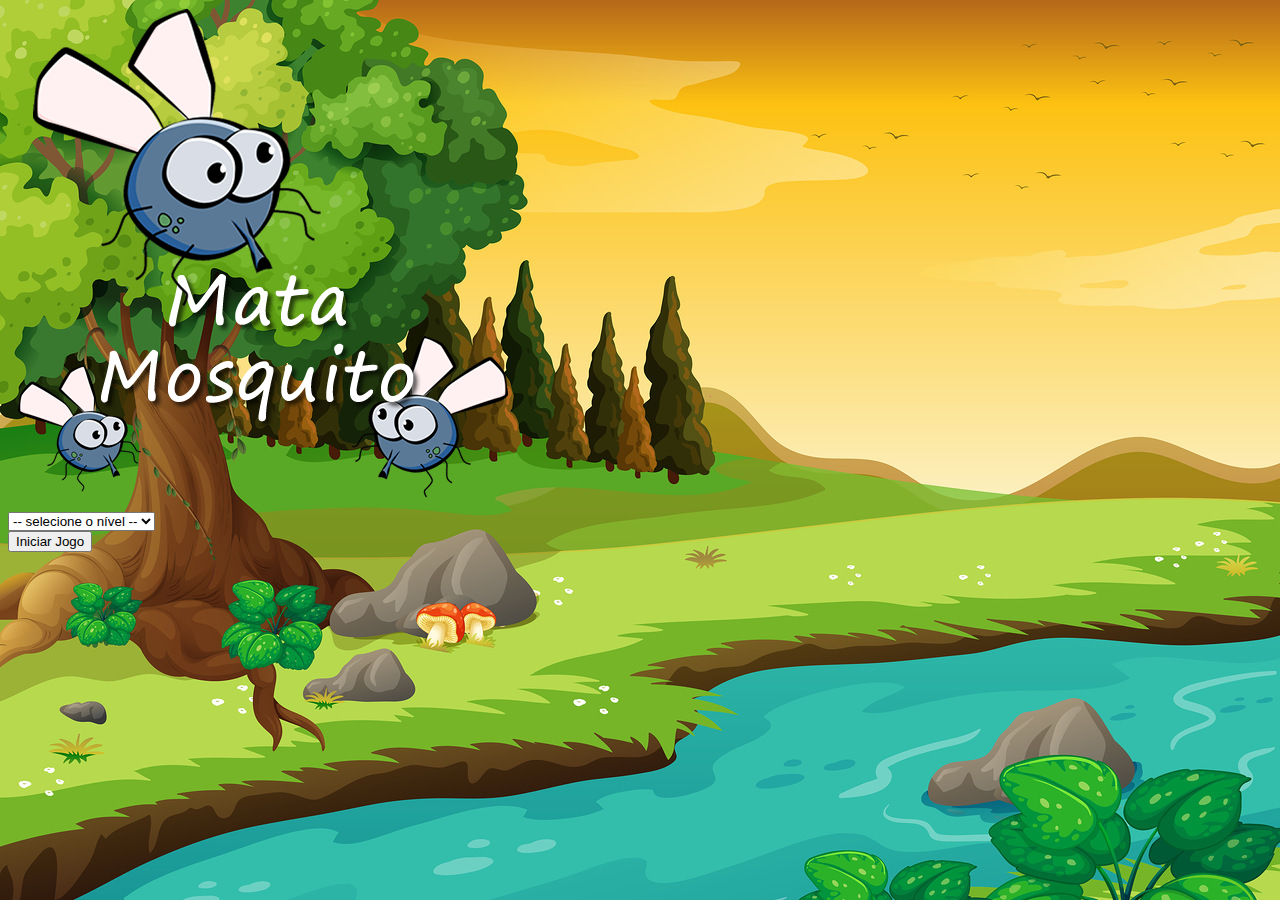
<file: JogoMataMosquito(modelo)/index.html>
<!DOCTYPE html>
<html lang="pt-br">
<head>
	<meta charset="utf-8">
	<title>Página Inicial</title>
	<link rel="stylesheet" href="https://stackpath.bootstrapcdn.com/bootstrap/4.1.3/css/bootstrap.min.css" integrity="sha384-MCw98/SFnGE8fJT3GXwEOngsV7Zt27NXFoaoApmYm81iuXoPkFOJwJ8ERdknLPMO" crossorigin="anonymous">
	<link rel="stylesheet" href="css/estilo.css">
</head>
<body>

	<div class="container"><!--inicio container-->
		<div class="row"><!--inicio da row-->
			<div class="col"><!--inicio da col-->
				<div class="d-flex justify-content-center">
				<img src="imagens/game.png">
				</div>
			</div><!--fim da col-->
			
		</div><!-- fim da row-->

		<!--selecionar nível-->

		<div class="row"><!--inicio da row-->
			<div class="col"><!--inicio da col-->
				<div class="d-flex justify-content-center">
					<div class="mb-2">
					<select class="form-control" id="nivel">
						<option value="">-- selecione o nível --</option>
						<option value="normal">Normal</option>
						<option value="dificil">Difícil</option>
						<option value="chucknorrris">Chuck Norris</option>
					</select>
				</div>
				</div>
			</div><!--fiim da col-->
			
		</div><!--fim da row-->
		<!--fim selecionar nível-->


		<div class="row"><!--inicio da row-->
			<div class="col"><!--inicio da col-->
				<div class="d-flex justify-content-center">
					<button type="button" class="btn btn-danger btn-lg" onclick="iniciarJogo()">Iniciar Jogo</button>
				</div>
			</div><!--fiim da col-->
			
		</div><!--fim da row-->
	</div><!--fim do container-->
<script src="js/app2.js"></script>	
</body>
</html>
</file>
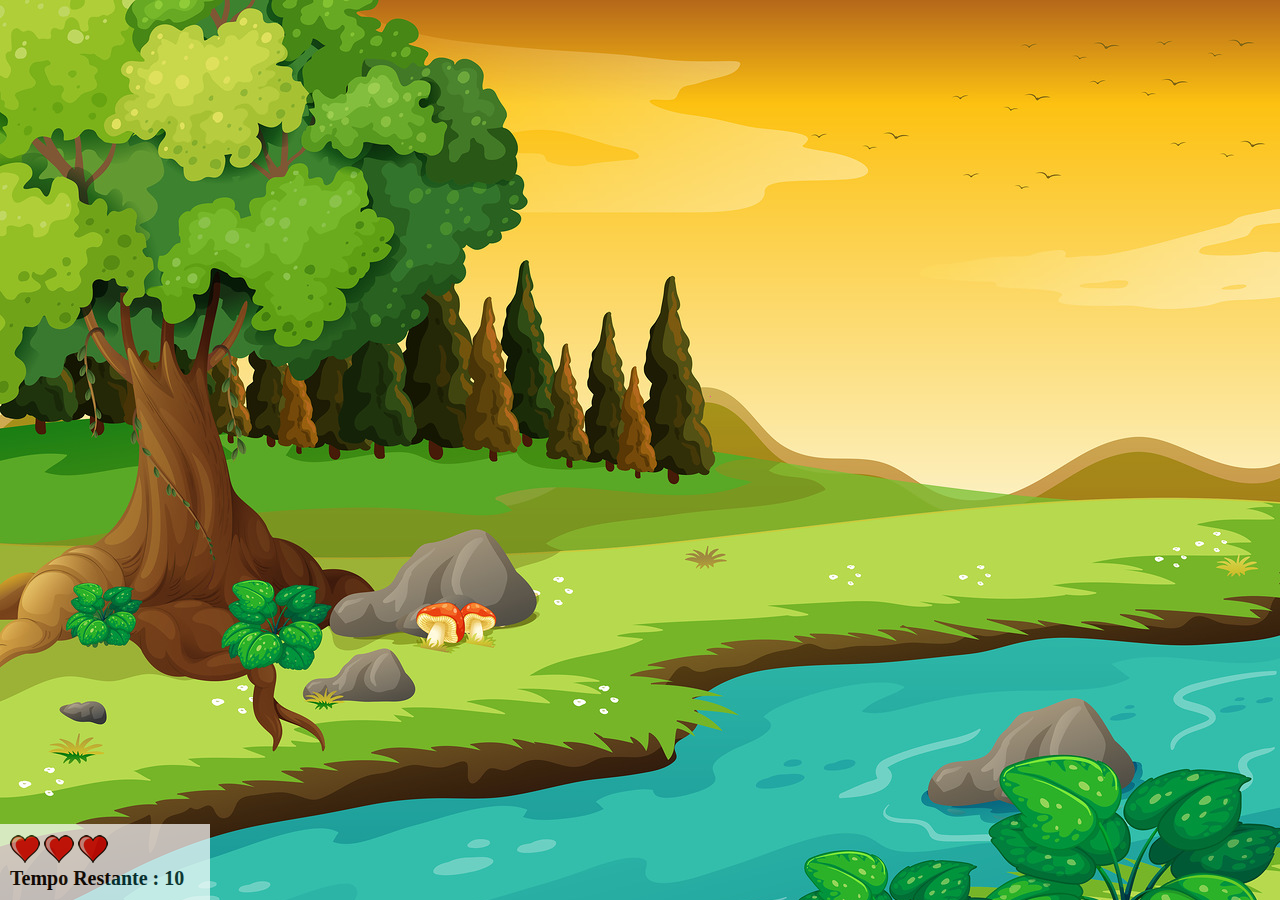
<file: JogoMataMosquito(modelo)/app2.html>
<!DOCTYPE html>
<html lang="pt-br">
<head>
	<meta charset="utf-8">
	<title>App2 - Mata Mosquitos</title>
	<link rel="stylesheet" href="css/estilo.css"/>
	<script src="js/app2.js"></script>
</head>
<body onresize = "ajustaTamanhoPalcoJogo()">
		<div class="painel">
			<div class="vidas">
				<img id="v1" src="imagens/coracao_cheio.png">
				<img id="v2" src="imagens/coracao_cheio.png">
				<img id="v3" src="imagens/coracao_cheio.png">
			</div>

			<div class="cronometro">Tempo Restante : <span id="cronometro"></span>
				
			</div>	
		</div>
	

<script>

	document.getElementById('cronometro').innerHTML = tempo
	var criaMosquito = setInterval(function(){
		posicaoRandomica()
	}, criaMosquitoTempo)
</script>

</body>
</html>
</file>
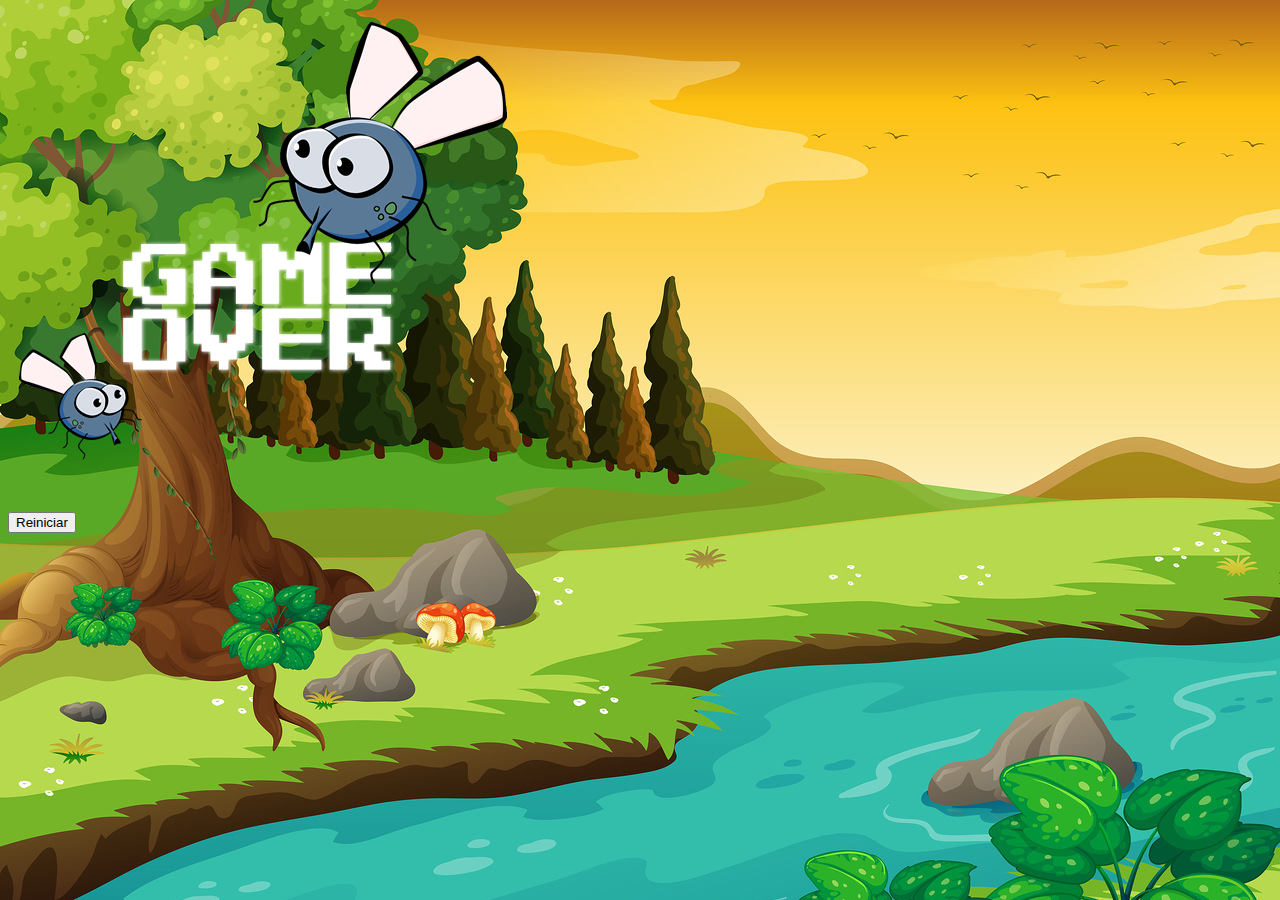
<file: JogoMataMosquito(modelo)/fim_de_jogo.html>
<!DOCTYPE html>
<html lang="pt-br">
<head>
	<meta charset="utf-8">
	<title>Fim de Jogo</title>
	<link rel="stylesheet" href="https://stackpath.bootstrapcdn.com/bootstrap/4.1.3/css/bootstrap.min.css" integrity="sha384-MCw98/SFnGE8fJT3GXwEOngsV7Zt27NXFoaoApmYm81iuXoPkFOJwJ8ERdknLPMO" crossorigin="anonymous">
	<link rel="stylesheet" href="css/estilo.css">
</head>
<body>

	<div class="container"><!--inicio container-->
		<div class="row"><!--inicio da row-->
			<div class="col"><!--inicio da col-->
				<div class="d-flex justify-content-center">
				<img src="imagens/game_over.png">
				</div>
			</div><!--fim da col-->
			
		</div><!-- fim da row-->

		<div class="row"><!--inicio da row-->
			<div class="col"><!--inicio da col-->
				<div class="d-flex justify-content-center">
					<button type="button" class="btn btn-dark btn-lg" onclick="window.location.href='index.html'">Reiniciar</button>
				</div>
			</div><!--fiim da col-->
			
		</div><!--fim da row-->
	</div><!--fim do container-->
</body>
</html>
</file>
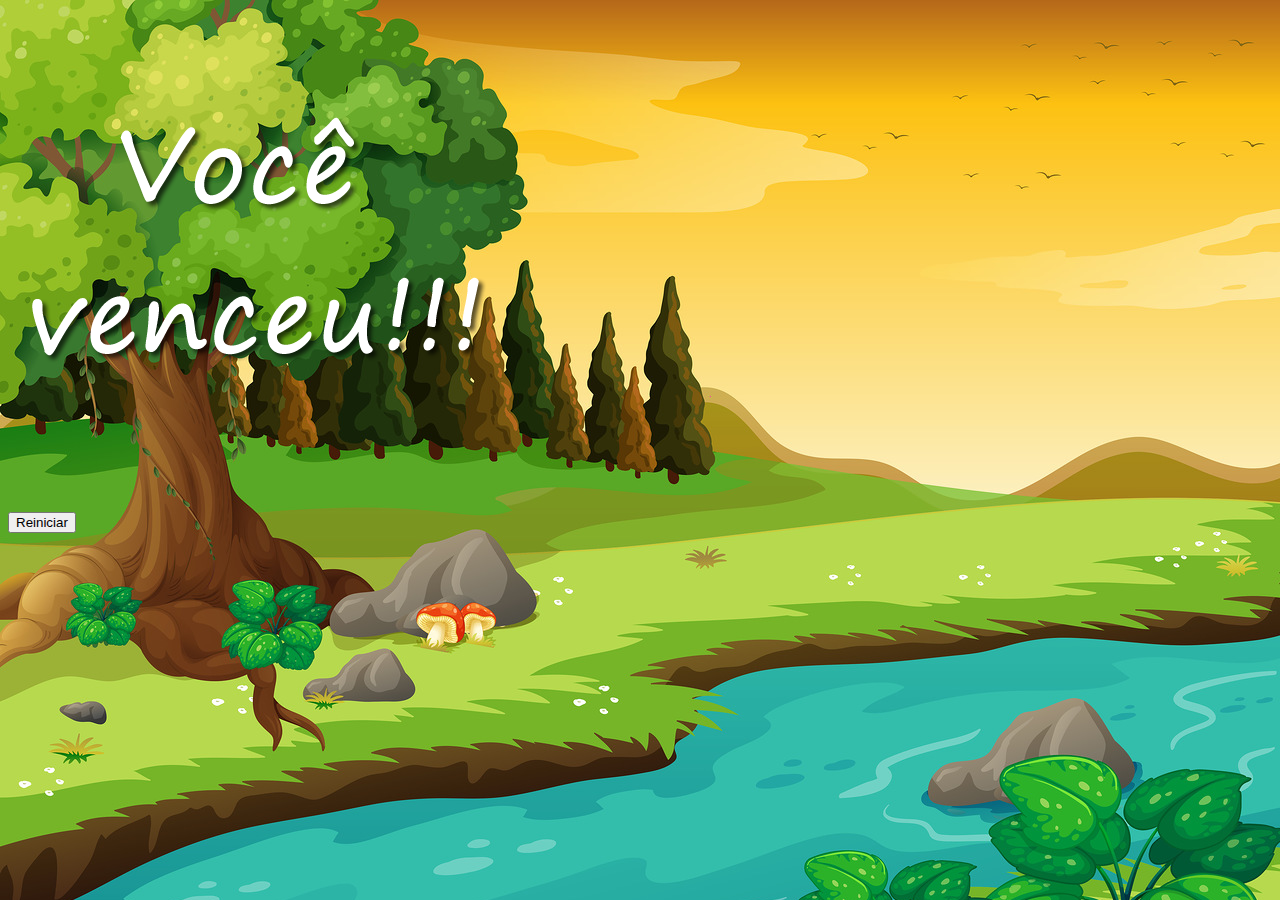
<file: JogoMataMosquito(modelo)/vitoria.html>
<!DOCTYPE html>
<html lang="pt-br">
<head>
	<meta charset="utf-8">
	<title>Vitoria</title>
	<link rel="stylesheet" href="https://stackpath.bootstrapcdn.com/bootstrap/4.1.3/css/bootstrap.min.css" integrity="sha384-MCw98/SFnGE8fJT3GXwEOngsV7Zt27NXFoaoApmYm81iuXoPkFOJwJ8ERdknLPMO" crossorigin="anonymous">
	<link rel="stylesheet" href="css/estilo.css">
</head>
<body>

	<div class="container"><!--inicio container-->
		<div class="row"><!--inicio da row-->
			<div class="col"><!--inicio da col-->
				<div class="d-flex justify-content-center">
				<img src="imagens/vitoria.png">
				</div>
			</div><!--fim da col-->
			
		</div><!-- fim da row-->

		<div class="row"><!--inicio da row-->
			<div class="col"><!--inicio da col-->
				<div class="d-flex justify-content-center">
					<button type="button" class="btn btn-success btn-lg" onclick="window.location.href='index.html'">Reiniciar</button>
				</div>
			</div><!--fiim da col-->
			
		</div><!--fim da row-->
	</div><!--fim do container-->
</body>
</html>
</file>
<file: JogoMataMosquito(modelo)/css/estilo.css>
html{
	cursor: url(../imagens/mata_mosca.png) 30 30, auto;
}


body{
	background-image: url(../imagens/bg.jpg);
	background-repeat: no-repeat;
}

.mosquito1{
	width: 50px;
	height: 50px;
}

.mosquito2{
	width: 70px;
	height: 70px;
}

.mosquito3{
	width: 90px;
	height: 90px;
}

.ladoA{
	transform: scaleX(1);
}

.ladoB{
	transform: scaleX(-1);
}

.painel{
	position: absolute;
	width: 190px;
	padding: 10px;
	left: 0px;
	bottom: 0px;
	border-top: solid 1px #fff;
	background-color: #fff;
	opacity: 0.7;
}

.vidas{
	float: left;
}

.cronometro{
	float: left;
	font-size: 20px;
	font-weight: bold;
}
</file>
